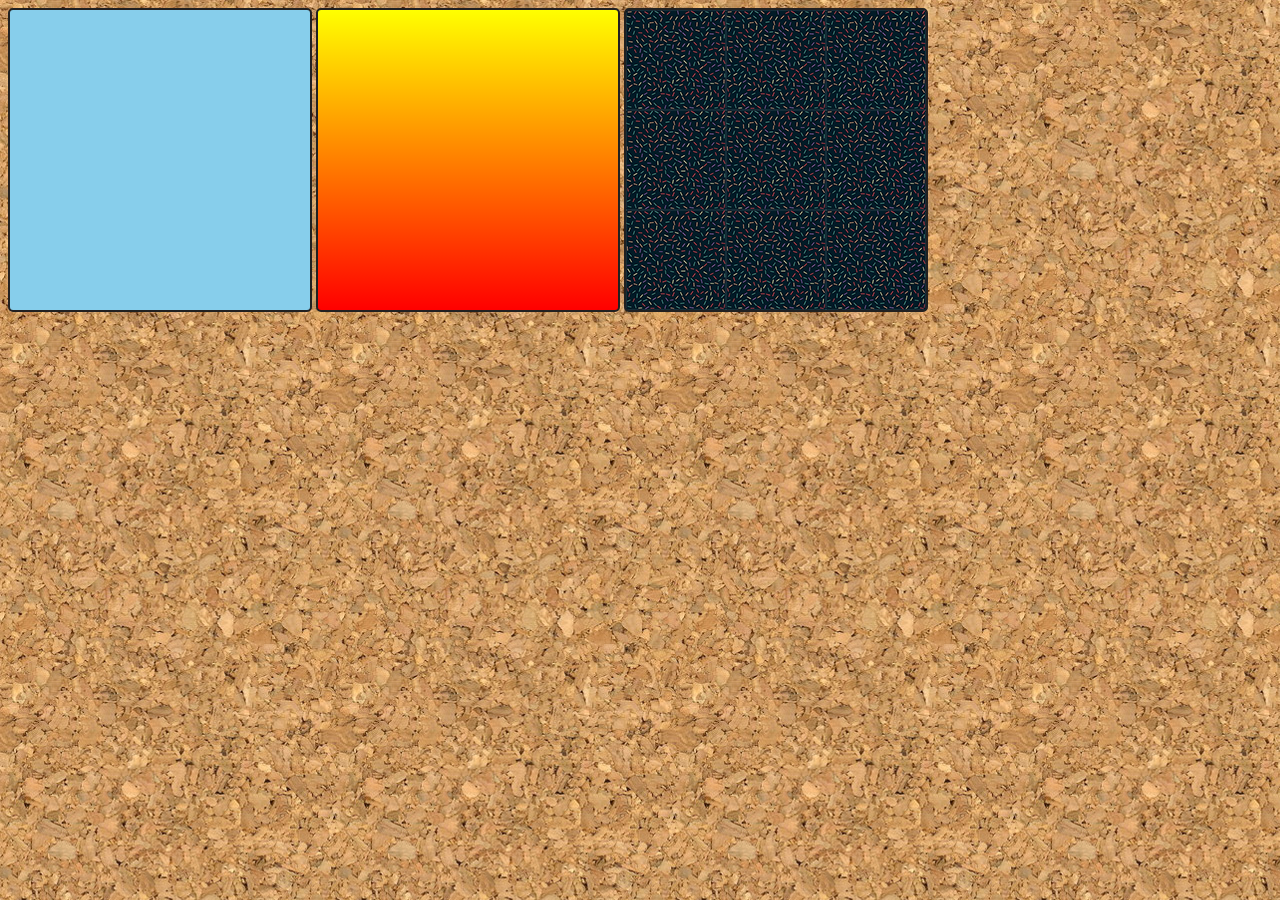
<file: ex22/index.html>
<!DOCTYPE html>
<html lang="en">
<head>
    <meta charset="UTF-8">
    <meta name="viewport" content="width=device-width, initial-scale=1.0">
    <title>Document</title>

    <style>
        body{
            background-image: url('imagens/wallpaper001.jpg');
        }
    div.quadrado{
        display:inline-block;
        width: 300px;
        height: 300px;
        border: 2px solid rgb(33, 32, 32);
        background-color: rgb(159, 149, 149);
        border-radius: 5px;
        
    }
    div#q1{
        background-color: skyblue;

    }
    div#q2{
    background-image:linear-gradient(to bottom,yellow,red);

    }
    div#q3{
    background-image: url('imagens/pattern001.png');

    }
</style>
</head>


<body>
    <div class="quadrado" id="q1">

    </div>
    <div class="quadrado" id="q2">

    </div>

    <div class="quadrado" id="q3">

    </div>
</body>
</html>
</file>
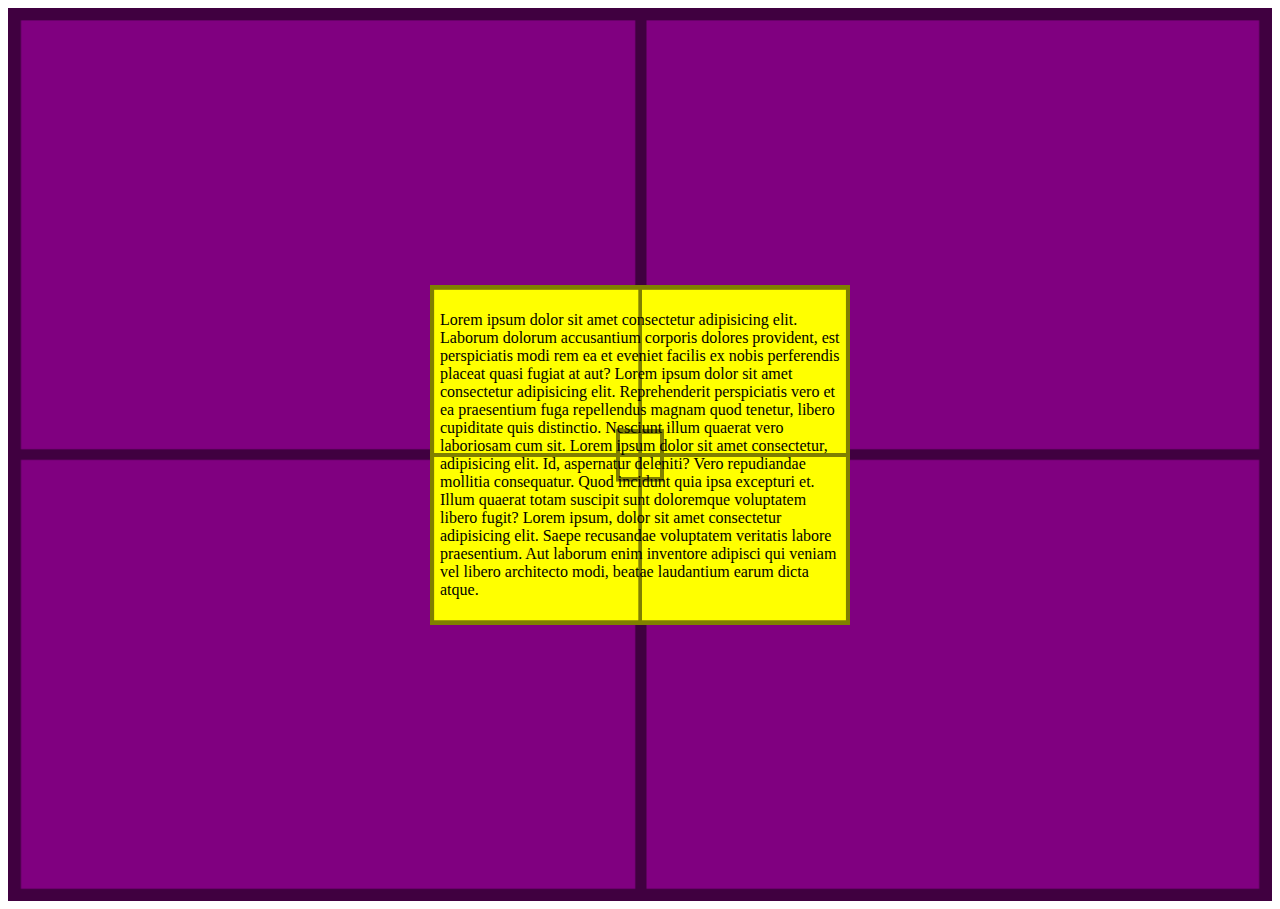
<file: ex22/alinhamento de caixas/index.html>
<!DOCTYPE html>
<html lang="en">
<head>
    <meta charset="UTF-8">
    <meta name="viewport" content="width=device-width, initial-scale=1.0">
    <title>Document</title>



    <style>
        #conteiner{
            height: 97vh;
            background-color: purple;
            padding: 10px;
            position: relative;
            background-image: url('../imagens/target001.png');
            background-repeat: no-repeat;
            background-size: 100% 100%;

        }
        #conteudo{
           
            width: 400px;
            background-color: yellow;
            position: absolute;
            top: 50%;
            left: 50%;
            transform: translate(-50%, -50%);
            background-image: url('../imagens/target001.png');
            background-size: 100% 100%;
            padding: 10px;



        }
    </style>
</head>
<body>
    <section id="conteiner">
        
        <article id="conteudo">
            <p>Lorem ipsum dolor sit amet consectetur adipisicing elit. Laborum dolorum accusantium corporis dolores provident, est perspiciatis modi rem ea et eveniet facilis ex nobis perferendis placeat quasi fugiat at aut?
                Lorem ipsum dolor sit amet consectetur adipisicing elit. Reprehenderit perspiciatis vero et ea praesentium fuga repellendus magnam quod tenetur, libero cupiditate quis distinctio. Nesciunt illum quaerat vero laboriosam cum sit.
                Lorem ipsum dolor sit amet consectetur, adipisicing elit. Id, aspernatur deleniti? Vero repudiandae mollitia consequatur. Quod incidunt quia ipsa excepturi et. Illum quaerat totam suscipit sunt doloremque voluptatem libero fugit?
                Lorem ipsum, dolor sit amet consectetur adipisicing elit. Saepe recusandae voluptatem veritatis labore praesentium. Aut laborum enim inventore adipisci qui veniam vel libero architecto modi, beatae laudantium earum dicta atque.
            </p>

        </article>

    </section>
</body>
</html>
</file>
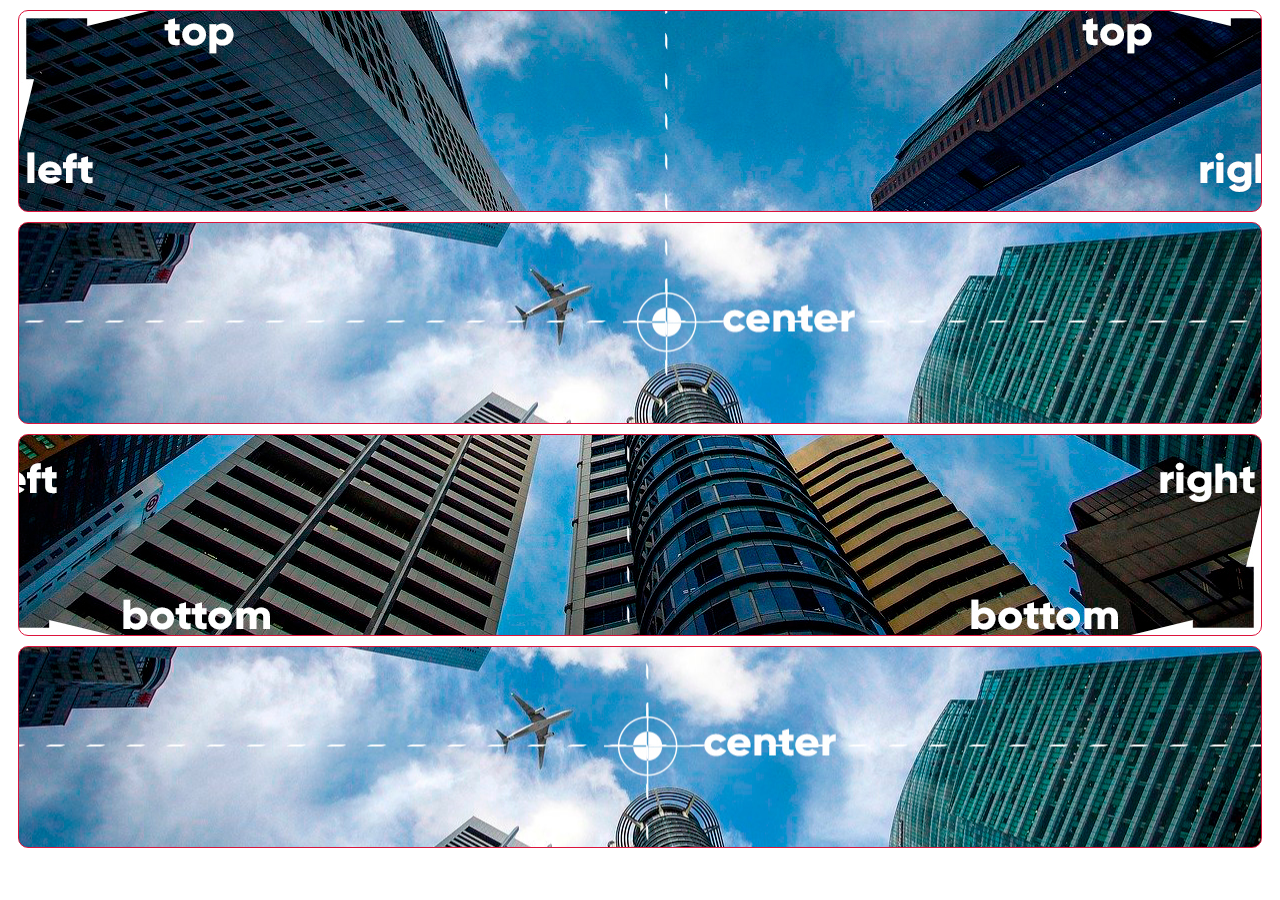
<file: ex22/fundo03.html>
<!DOCTYPE html>
<html lang="pt-br">
<head>
    <meta charset="UTF-8">
    <meta name="viewport" content="width=device-width, initial-scale=1.0">
    <title>Fundos</title>
    <style>


.bloco{
    background-image: url('imagens/wallpaper003.jpg');
    height: 200px;
    border: 1px solid crimson;
    margin:10px;
    border-radius: 10px;
}

div#q1{
    background-position: left top;

}
div#q2{
    background-position: left center;
}
div#q3{
    background-position: right bottom;
    
}
div#q4{
    background-position: center center;
}
    </style>
</head>



<body>
    <div class="bloco" id="q1">

    </div>
    <div class="bloco" id="q2">

    </div>
    <div class="bloco" id="q3">

    </div>
    <div class="bloco" id="q4">

    </div>

    
</body>
</html>
</file>
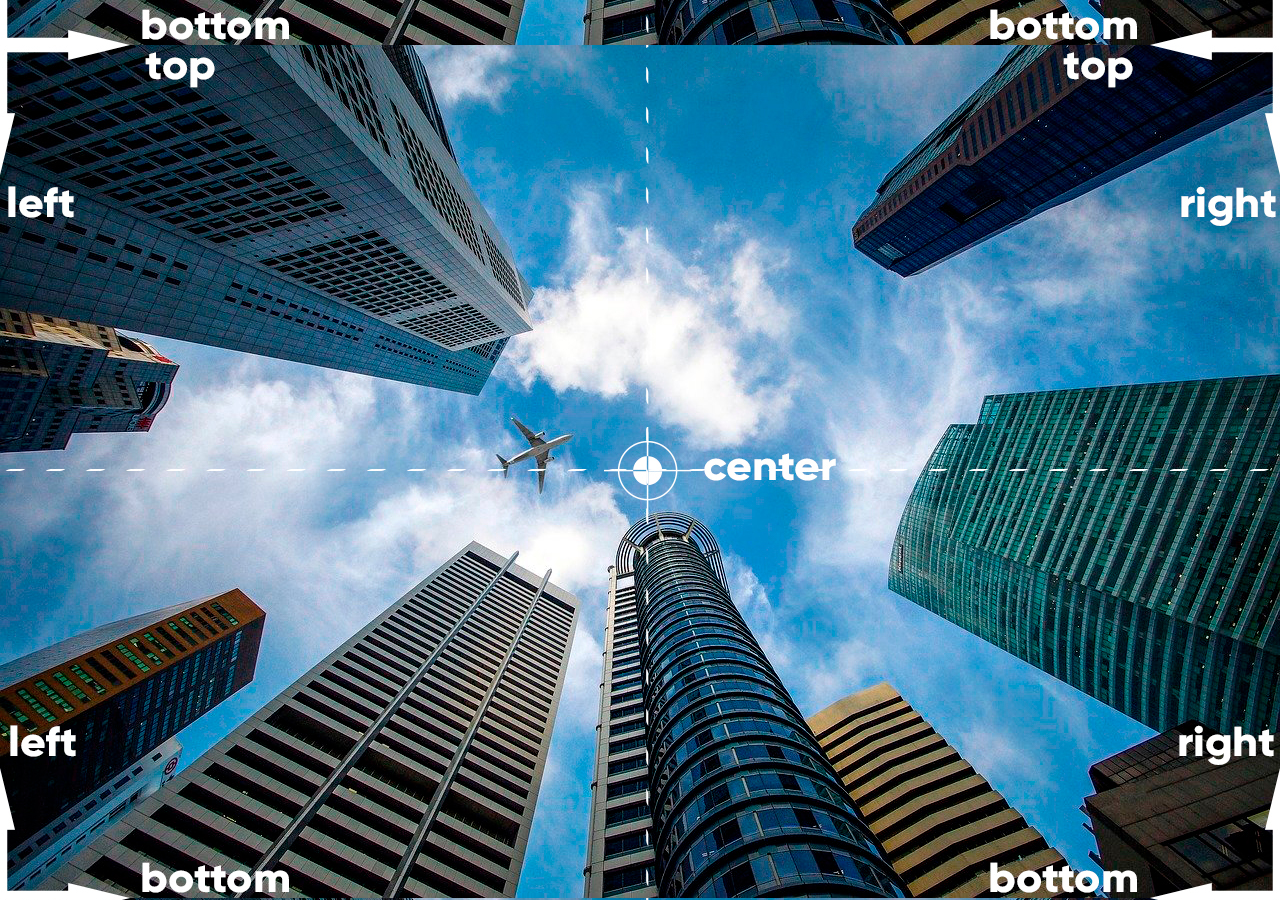
<file: ex22/fundo04.html>
<!DOCTYPE html>
<html lang="en">
<head>
    <meta charset="UTF-8">
    <meta name="viewport" content="width=device-width, initial-scale=1.0">
    <title>Document</title>


    <style>
        body{

            height: 98vh;
            width: 100vw;
            background-image: url('imagens/wallpaper003.jpg');
            background-position: left bottom;
        }
    </style>
</head>
<body>
    
</body>
</html>
</file>
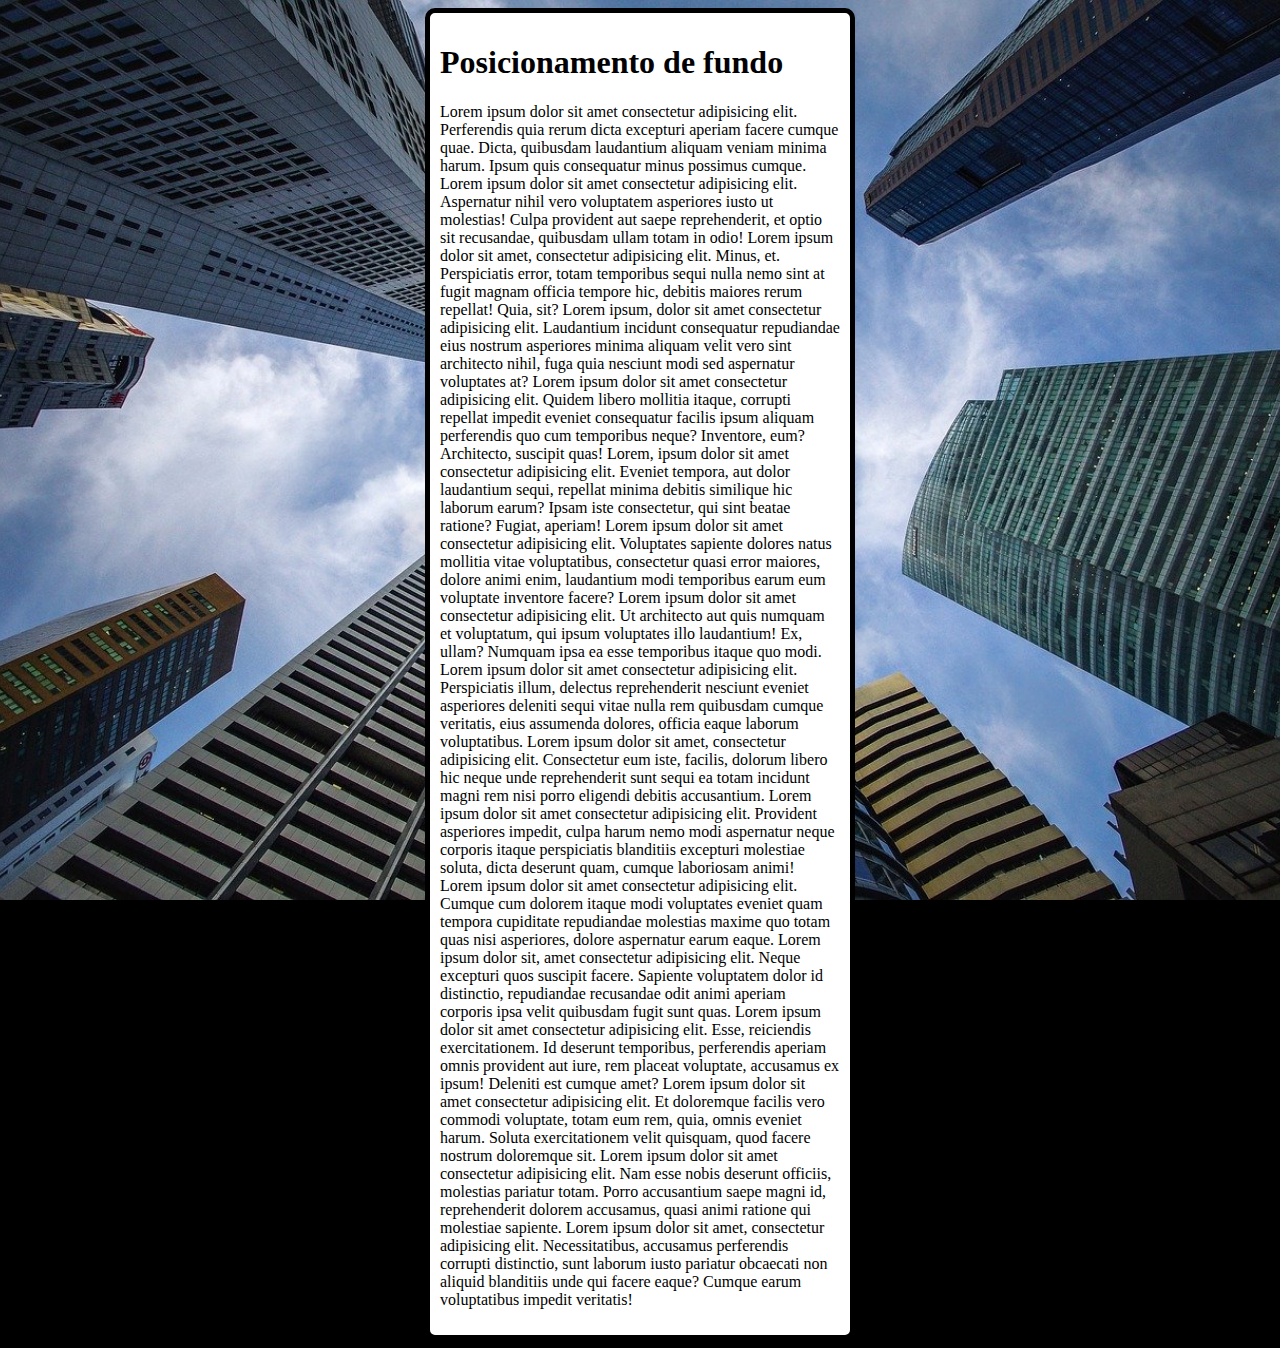
<file: ex22/fundo06.html>
<!DOCTYPE html>
<html lang="en">
<head>
    <meta charset="UTF-8">
    <meta name="viewport" content="width=device-width, initial-scale=1.0">
    <title>Document</title>
    

    <style>
    body{
        /*
        height: 100vh;
        background-color: black;
        background-image:url('imagens/wallpaper002.jpg');
        background-position: center center;
        background-repeat: no-repeat;
        background-size:cover;
        background-attachment: fixed;
        */
    
        /*
        short-hand

        */
        background: black  url('imagens/wallpaper002.jpg')  center center  no-repeat  fixed;
        background-size: cover;
       

    }
    main{
        background-color: white;
       max-width: 400px;
        padding: 10px;
        margin: auto;
         border: 5px solid black;
        border-radius: 10px;
    }

    </style>
</head>
<body>
   <main>
       <h1>Posicionamento de fundo</h1>
       <p>Lorem ipsum dolor sit amet consectetur adipisicing elit. Perferendis quia rerum dicta excepturi aperiam facere cumque quae. Dicta, quibusdam laudantium aliquam veniam minima harum. Ipsum quis consequatur minus possimus cumque.
        Lorem ipsum dolor sit amet consectetur adipisicing elit. Aspernatur nihil vero voluptatem asperiores iusto ut molestias! Culpa provident aut saepe reprehenderit, et optio sit recusandae, quibusdam ullam totam in odio!
        Lorem ipsum dolor sit amet, consectetur adipisicing elit. Minus, et. Perspiciatis error, totam temporibus sequi nulla nemo sint at fugit magnam officia tempore hic, debitis maiores rerum repellat! Quia, sit?
        Lorem ipsum, dolor sit amet consectetur adipisicing elit. Laudantium incidunt consequatur repudiandae eius nostrum asperiores minima aliquam velit vero sint architecto nihil, fuga quia nesciunt modi sed aspernatur voluptates at?
        Lorem ipsum dolor sit amet consectetur adipisicing elit. Quidem libero mollitia itaque, corrupti repellat impedit eveniet consequatur facilis ipsum aliquam perferendis quo cum temporibus neque? Inventore, eum? Architecto, suscipit quas!
        Lorem, ipsum dolor sit amet consectetur adipisicing elit. Eveniet tempora, aut dolor laudantium sequi, repellat minima debitis similique hic laborum earum? Ipsam iste consectetur, qui sint beatae ratione? Fugiat, aperiam!
        Lorem ipsum dolor sit amet consectetur adipisicing elit. Voluptates sapiente dolores natus mollitia vitae voluptatibus, consectetur quasi error maiores, dolore animi enim, laudantium modi temporibus earum eum voluptate inventore facere?
        Lorem ipsum dolor sit amet consectetur adipisicing elit. Ut architecto aut quis numquam et voluptatum, qui ipsum voluptates illo laudantium! Ex, ullam? Numquam ipsa ea esse temporibus itaque quo modi.
        Lorem ipsum dolor sit amet consectetur adipisicing elit. Perspiciatis illum, delectus reprehenderit nesciunt eveniet asperiores deleniti sequi vitae nulla rem quibusdam cumque veritatis, eius assumenda dolores, officia eaque laborum voluptatibus.
        Lorem ipsum dolor sit amet, consectetur adipisicing elit. Consectetur eum iste, facilis, dolorum libero hic neque unde reprehenderit sunt sequi ea totam incidunt magni rem nisi porro eligendi debitis accusantium.
        Lorem ipsum dolor sit amet consectetur adipisicing elit. Provident asperiores impedit, culpa harum nemo modi aspernatur neque corporis itaque perspiciatis blanditiis excepturi molestiae soluta, dicta deserunt quam, cumque laboriosam animi!
        Lorem ipsum dolor sit amet consectetur adipisicing elit. Cumque cum dolorem itaque modi voluptates eveniet quam tempora cupiditate repudiandae molestias maxime quo totam quas nisi asperiores, dolore aspernatur earum eaque.
        Lorem ipsum dolor sit, amet consectetur adipisicing elit. Neque excepturi quos suscipit facere. Sapiente voluptatem dolor id distinctio, repudiandae recusandae odit animi aperiam corporis ipsa velit quibusdam fugit sunt quas.
        Lorem ipsum dolor sit amet consectetur adipisicing elit. Esse, reiciendis exercitationem. Id deserunt temporibus, perferendis aperiam omnis provident aut iure, rem placeat voluptate, accusamus ex ipsum! Deleniti est cumque amet?
        Lorem ipsum dolor sit amet consectetur adipisicing elit. Et doloremque facilis vero commodi voluptate, totam eum rem, quia, omnis eveniet harum. Soluta exercitationem velit quisquam, quod facere nostrum doloremque sit.
        Lorem ipsum dolor sit amet consectetur adipisicing elit. Nam esse nobis deserunt officiis, molestias pariatur totam. Porro accusantium saepe magni id, reprehenderit dolorem accusamus, quasi animi ratione qui molestiae sapiente.
        Lorem ipsum dolor sit amet, consectetur adipisicing elit. Necessitatibus, accusamus perferendis corrupti distinctio, sunt laborum iusto pariatur obcaecati non aliquid blanditiis unde qui facere eaque? Cumque earum voluptatibus impedit veritatis!
       </p>
       
   </main>
</body>
</html>
</file>
